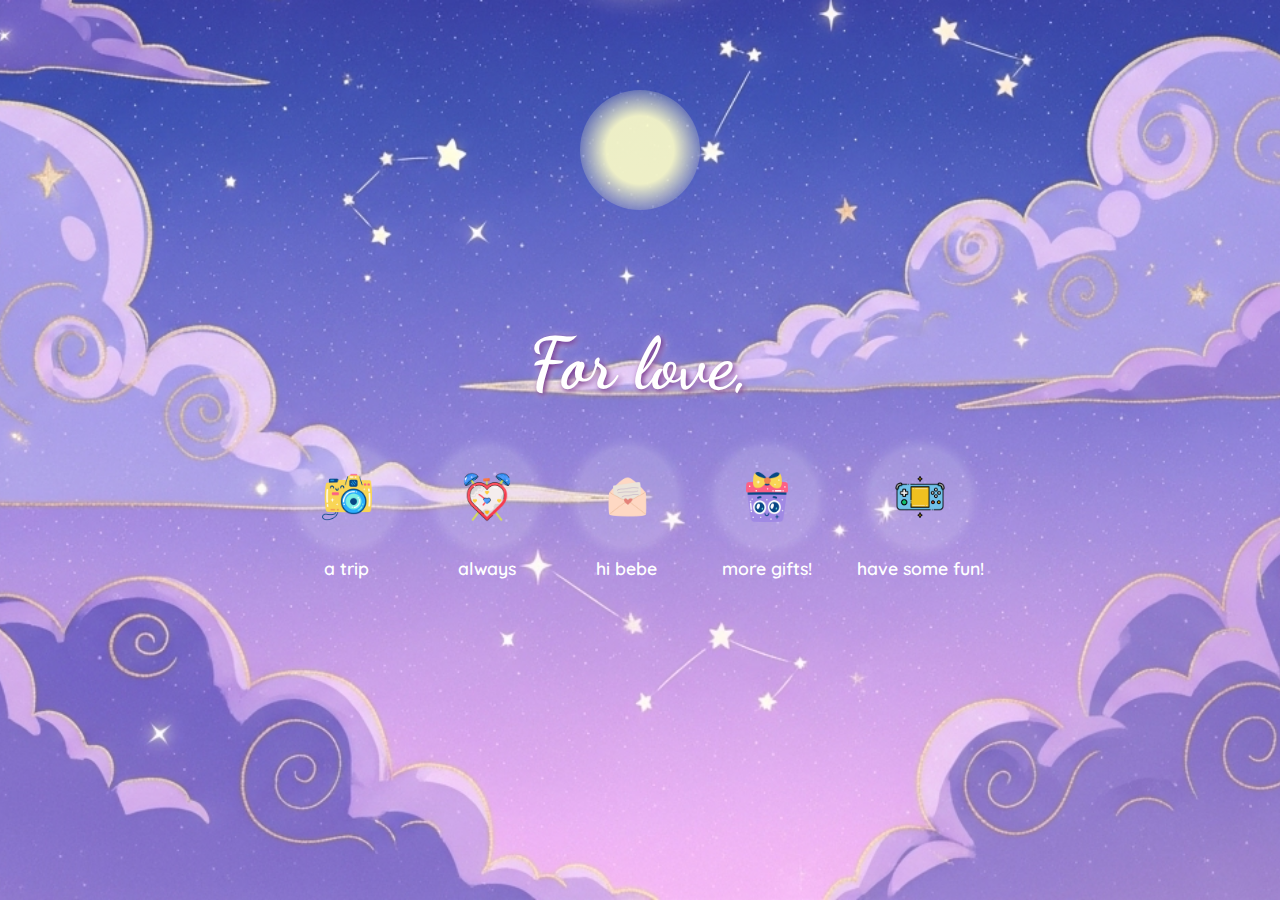
<file: index.html>
<!DOCTYPE html>
<html lang="en">
<head>
  <meta charset="UTF-8">
  <meta name="viewport" content="width=device-width, initial-scale=1.0">
  <title>With love, </title>
  <link rel="icon" href="data:image/svg+xml,<svg xmlns=%22http://www.w3.org/2000/svg%22 viewBox=%220 0 100 100%22><text y=%22.9em%22 font-size=%2290%22>💜</text></svg>">
  <link rel="stylesheet" href="main.css">
  <!-- Cute & Elegant Fonts -->
  <link href="https://fonts.googleapis.com/css2?family=Dancing+Script:wght@400;700&family=Quicksand:wght@300;400;500;600;700&display=swap" rel="stylesheet">
</head>
<body>
  <!-- Background Layers -->
  <div class="background"></div>
  <div class="stars"></div>
  <div class="moon-glow"></div>

  <!-- Dashboard Content -->
    <div class="dashboard">
  <h1 class="greeting">For love,</h1>

  <!-- Journey Page -->
  <div class="menu">
  <a href="journey.html" class="menu-item">
      <div class="bubble">
        <img src="icon-camera.png" alt="Journey">
      </div>
      <p>a trip</p>
    </a>
    <!-- Moment Page -->
    <a href="moment.html" class="menu-item">
      <div class="bubble">
        <img src="icon-clock.png" alt="Moment">
      </div>
      <p>always</p>
    </a>


    <!-- Letters Page -->
    <a href="message.html" class="menu-item">
      <div class="bubble">
        <img src="icon-message.png" alt="Message">
      </div>
      <p>hi bebe</p>
    </a>

        <!-- Gift Page -->
    <a href="gift.html" class="menu-item">
      <div class="bubble">
        <img src="icon-gift.png" alt="Gift">
      </div>
      <p>more gifts!</p>
    </a>

    <!-- Game Page -->
    <a href="game.html" class="menu-item">
      <div class="bubble">
        <img src="icon-game.png" alt="Game">
      </div>
      <p>have some fun!</p>
    </a>
  </div>
</div>
</body>
</html>
</file>
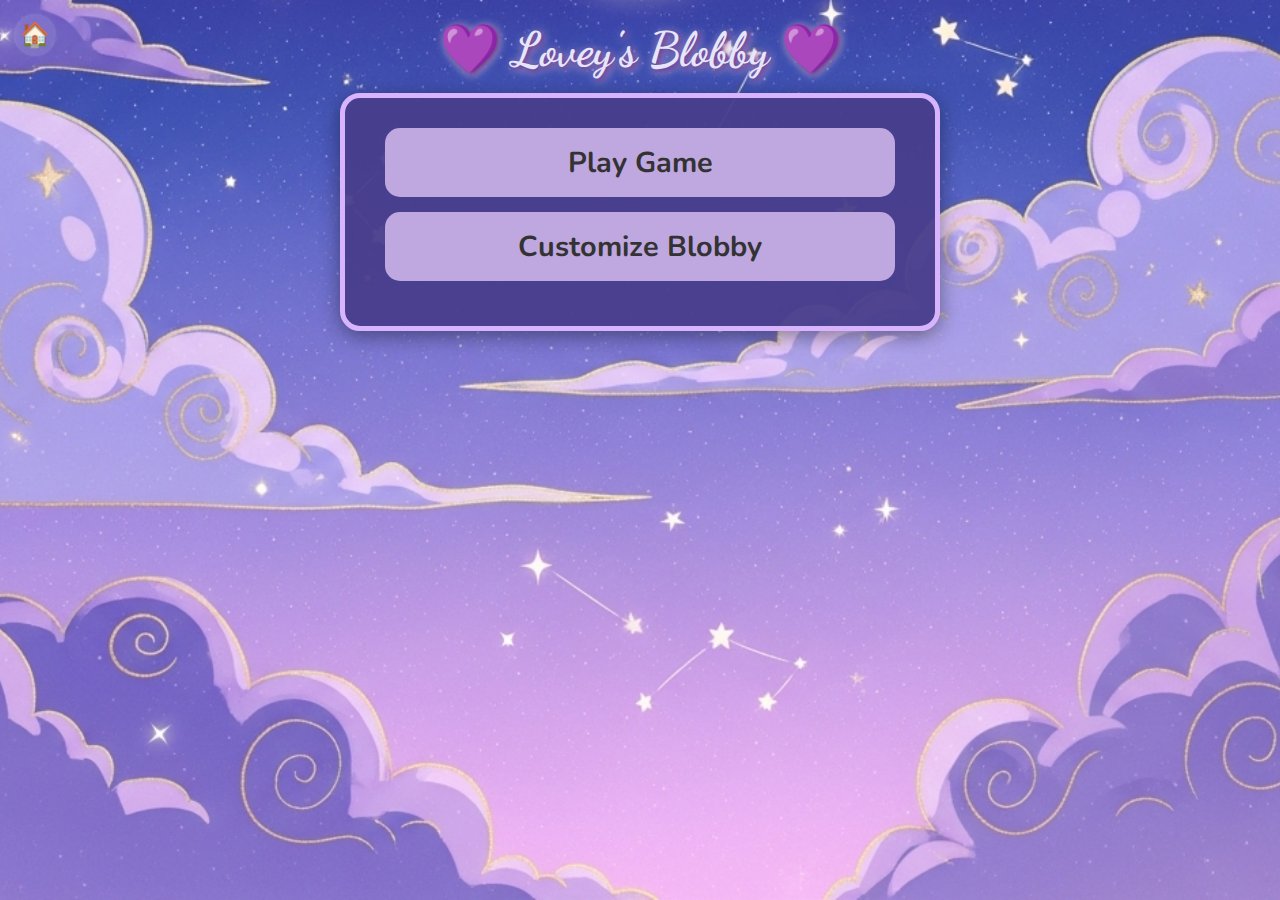
<file: game.html>
<!DOCTYPE html>
<html lang="en">
<head>
    <meta charset="UTF-8">
    <meta name="viewport" content="width=device-width, initial-scale=1.0">
    <title>Game!</title>
    <link rel="icon" href="data:image/svg+xml,<svg xmlns=%22http://www.w3.org/2000/svg%22 viewBox=%220 0 100 100%22><text y=%22.9em%22 font-size=%2290%22>💜</text></svg>">
    <link rel="stylesheet" href="game.css">
    <link rel="preconnect" href="https://fonts.googleapis.com">
    <link rel="preconnect" href="https://fonts.gstatic.com" crossorigin>
    <link href="https://fonts.googleapis.com/css2?family=Nunito:wght@700&display=swap" rel="stylesheet">
    <link href="https://fonts.googleapis.com/css2?family=Dancing+Script:wght@400;700&family=Quicksand:wght@300;400;500;600;700&display=swap" rel="stylesheet">
</head>
<body>
    <div id="game-container">
        <h1>💜 Lovey's Blobby 💜</h1>
        <!-- Main Menu Screen -->
        <div id="main-menu-screen" class="menu-screen">
            <button id="play-button" class="menu-button">Play Game</button>
            <button id="customize-button" class="menu-button">Customize Blobby</button>
        </div>
        <button id="home-button">🏠</button>

        
        <!-- Level Select Screen -->
        <div id="level-select-screen" class="menu-screen hidden">
            <h2>Select a Level</h2>
            <div id="level-grid">
                <!-- Level buttons generated by JS -->
            </div>
            <button id="level-select-back-button" class="back-button">Back</button>
        </div>

        <!-- Customize Screen -->
        <div id="customize-screen" class="menu-screen hidden">
            <h2>Customize Blobby</h2>
            <div class="customize-content">
                <div class="customize-options">
                    <div class="option-category">
                        <h3>Color</h3>
                        <div id="color-options" class="option-grid"></div>
                    </div>
                    <div class="option-category">
                        <h3>Eyes</h3>
                        <div id="eye-options" class="option-grid"></div>
                    </div>
                    <div class="option-category">
                        <h3>Accessory</h3>
                        <div id="accessory-options" class="option-grid"></div>
                    </div>
                </div>
                <div class="preview-container">
                    <canvas id="previewCanvas" width="100" height="100"></canvas>
                </div>
            </div>
            <button id="customize-back-button" class="back-button">Back</button>
        </div>

        <!-- Game Elements (initially hidden) -->
        <div id="game-elements" class="hidden">
            <div id="game-wrapper">
            <canvas id="gameCanvas" width="800" height="600"></canvas>
            <canvas id="confetti-canvas" class="hidden"></canvas>
            <div id="hud">
                <div>
                    <span>Level: <span id="level-display">1</span></span>
                    <span>Falls: <span id="falls-display">0</span></span>
                </div>
                <button id="menu-button">Main Menu</button>
                <button id="sound-toggle">🔊 Sound On</button>
            </div>
            </div>
            <div id="level-complete-message" class="hidden"><span></span></div>
            <div id="win-message" class="hidden"></div>
        </div>
    </div>
    <script src="game.js"></script>
</body>
</html>
</file>
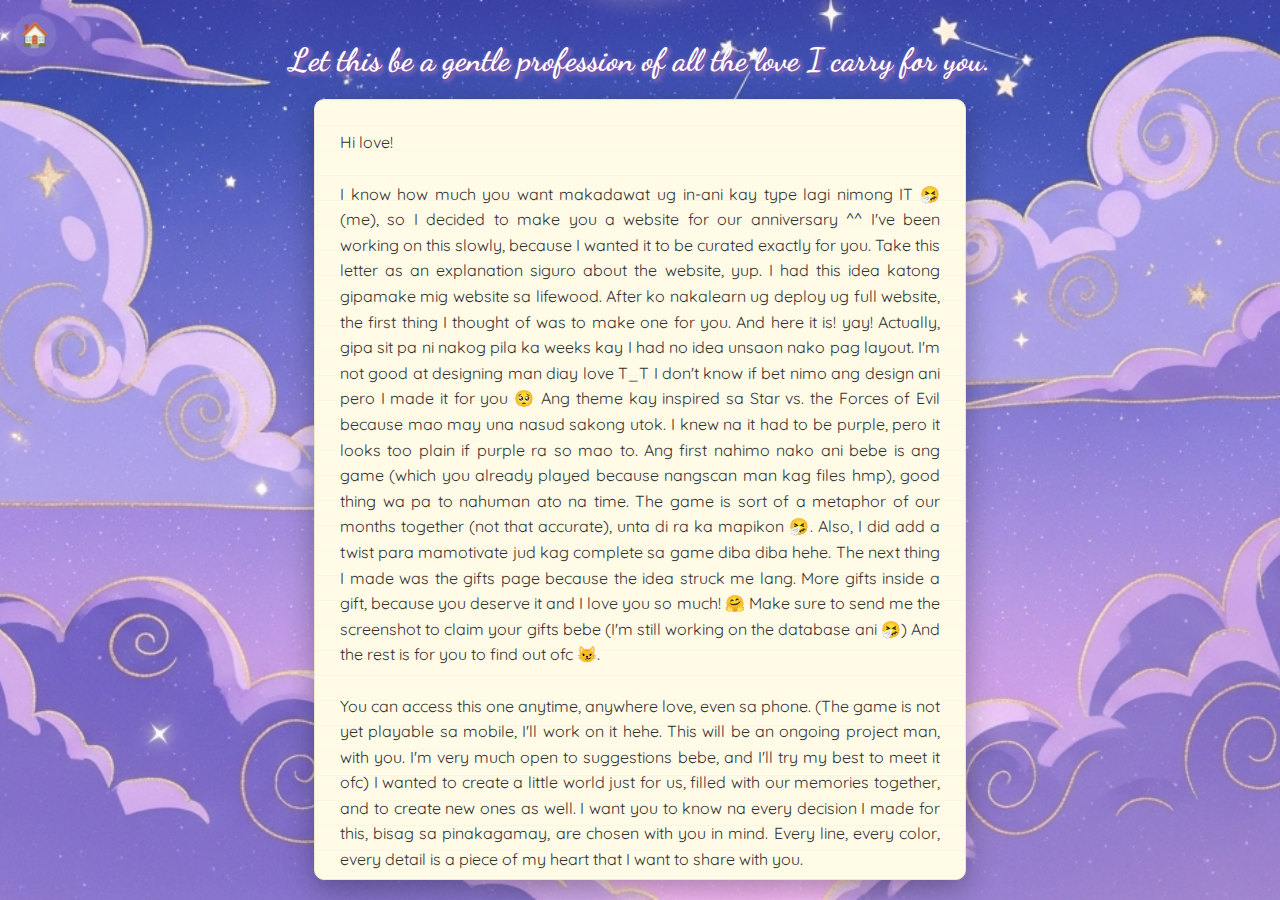
<file: message.html>
<!DOCTYPE html>
<html lang="en">
<head>
  <meta charset="UTF-8">
  <meta name="viewport" content="width=device-width, initial-scale=1.0">
  <title>Hi Love!</title>
  <link rel="icon" href="data:image/svg+xml,<svg xmlns=%22http://www.w3.org/2000/svg%22 viewBox=%220 0 100 100%22><text y=%22.9em%22 font-size=%2290%22>💜</text></svg>">
  <link href="https://fonts.googleapis.com/css2?family=Dancing+Script:wght@700&family=Quicksand:wght@400;600&display=swap" rel="stylesheet">
  <style>
    html, body {
      height: 100%;
      width: 100%;
      margin: 0;
      padding: 0;
    }

    body {
      display: flex;
      flex-direction: column;
      align-items: center;
      justify-content: flex-start;
      background: url('backgroundd.png') center/cover no-repeat;
      font-family: 'Quicksand', sans-serif;
      color: #333;
      padding: 20px;
      box-sizing: border-box;
      overflow: hidden;
    }

    h1 {
      font-family: 'Dancing Script', cursive;
      font-size: 2rem;
      margin-bottom: 20px;
      text-align: center;
      text-shadow: 2px 2px 5px #4b0082, /* dark purple shadow */
       2px 2px 5px hsl(0, 0%, 100%); /* dark purple shadow */
      color: #fff;
    }

    .letter-popup {
      width: 90%;
      max-width: 600px;
      height: calc(100vh - 120px); /* leaves space for header and padding */
      background: #fffbe6; /* paper color */
      color: #333;
      padding: 30px 25px;
      border-radius: 10px;
      box-shadow: 0 10px 30px rgba(0,0,0,0.3);
      line-height: 1.6;
      font-size: 1rem;
      overflow-y: auto;
      text-align: justify;
      border: 1px solid #f0e6d2;
      background-image: repeating-linear-gradient(
        to bottom,
        rgba(0,0,0,0.02),
        rgba(0,0,0,0.02) 1px,
        transparent 1px,
        transparent 25px
      );
    }

    /* Scrollbar for letter */
    .letter-popup::-webkit-scrollbar {
      width: 8px;
    }

    .letter-popup::-webkit-scrollbar-thumb {
      background: rgba(0,0,0,0.2);
      border-radius: 4px;
    }

    @media (max-width: 768px) {
      h1 {
        font-size: 1.6rem;
      }
      .letter-popup {
        width: 95%;
        height: calc(100vh - 100px);
        font-size: 0.95rem;
        padding: 20px;
      }
    }

    #home-button {
      position: fixed;
      top: 15px;
      left: 15px;
      width: 40px;
      height: 40px;
      border-radius: 50%;
      background-color: rgba(255, 255, 255, 0.1);
      color: #fff;
      font-size: 1.5rem;
      text-decoration: none;
      display: flex;
      justify-content: center;
      align-items: center;
      box-shadow: 0 0 3px rgba(255, 255, 255, 0.3);
      transition: all 0.3s ease-in-out;
      z-index: 1000;
      outline: none;
      border: none;
    }

    #home-button:hover {
      box-shadow: 0 0 10px rgba(255, 255, 255, 0.8), 0 0 20px rgba(255,255,255,0.5);
      background-color: rgba(255, 255, 255, 0.2);
    }
  </style>
</head>
<body>
  <button id="home-button">🏠</button>
  <h1>Let this be a gentle profession of all the love I carry for you.</h1>
  <div class="letter-popup">
    Hi love!<br><br> I know how much you want makadawat ug in-ani kay type lagi nimong IT 🤧 (me),
    so I decided to make you a website for our anniversary ^^
    I've been working on this slowly,
    because I wanted it to be curated exactly for you.
    Take this letter as an explanation siguro about the website, yup.
    I had this idea katong gipamake mig website sa lifewood.
    After ko nakalearn ug deploy ug full website, the first thing I thought of was to make one for you.
    And here it is! yay! Actually, gipa sit pa ni nakog pila ka weeks kay I had no idea unsaon nako pag layout.
    I'm not good at designing man diay love T_T I don't know if bet nimo ang design ani pero I made it for you 🥺
    Ang theme kay inspired sa Star vs. the Forces of Evil because mao may una nasud sakong utok. I knew na it had to be purple,
    pero it looks too plain if purple ra so mao to. Ang first nahimo nako ani bebe is ang game (which you already played because nangscan man kag files hmp),
    good thing wa pa to nahuman ato na time. The game is sort of a metaphor of our months together (not that accurate), unta di ra ka mapikon 🤧.
    Also, I did add a twist para mamotivate jud kag complete sa game diba diba hehe.
    The next thing I made was the gifts page because the idea struck me lang.
    More gifts inside a gift, because you deserve it and I love you so much! 🤗
    Make sure to send me the screenshot to claim your gifts bebe (I'm still working on the database ani 🤧)
    And the rest is for you to find out ofc 😼. <br><br>
    You can access this one anytime, anywhere love, even sa phone. (The game is not yet playable sa mobile, I'll work on it hehe.
    This will be an ongoing project man, with you. I'm very much open to suggestions bebe, and I'll try my best to meet it ofc)
    I wanted to create a little world just for us, filled with our memories together, and to create new ones as well.  
    I want you to know na every decision I made for this, bisag sa pinakagamay, are chosen with you in mind.
    Every line, every color, every detail is a piece of my heart that I want to share with you.
    <br><br>
    I am so grateful for your existence lovey! 
    May this little corner bring a gentle smile to your lips, wrap you in warmth, and whisper softly just how endlessly cherished and appreciated you are. 
    Here's to the memories we made and to countless more still waiting for us!!<br><br>
    With love, <br>
    Alliah Jane 💌
    (imo IT :P)
  </div>
  <script>
    document.getElementById('home-button').addEventListener('click', () => {
      window.location.href = 'index.html';
    });
  </script>
</body>
</html>
</file>
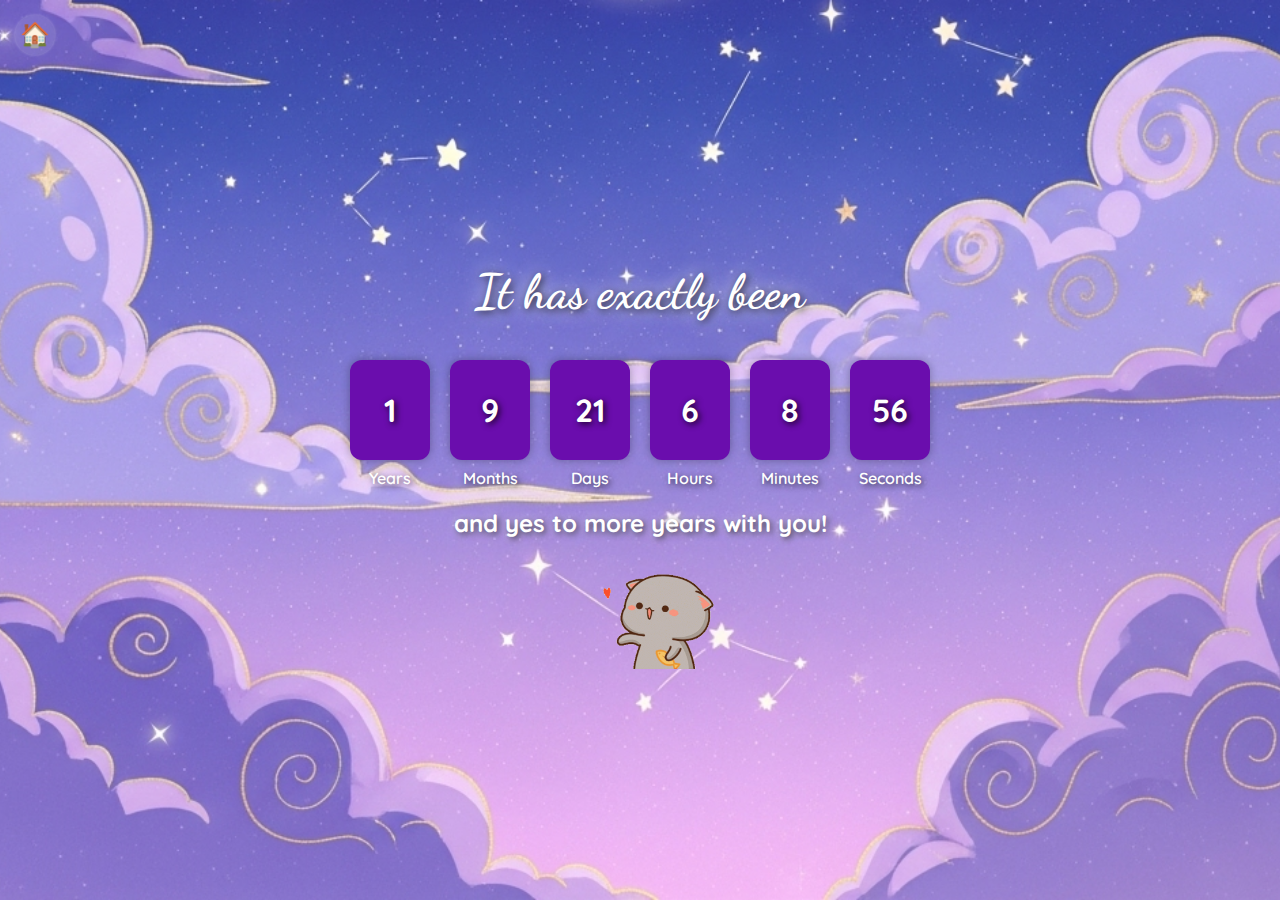
<file: moment.html>
<!DOCTYPE html>
<html lang="en">
<head>
  <meta charset="UTF-8">
  <meta name="viewport" content="width=device-width, initial-scale=1.0">
  <title>Count with me</title>
  <link rel="icon" href="data:image/svg+xml,<svg xmlns=%22http://www.w3.org/2000/svg%22 viewBox=%220 0 100 100%22><text y=%22.9em%22 font-size=%2290%22>💜</text></svg>">
  <link href="https://fonts.googleapis.com/css2?family=Dancing+Script:wght@700&family=Quicksand:wght@400;600&display=swap" rel="stylesheet">
  <style>
    body {
      height: 100vh;
      display: flex;
      justify-content: center;
      align-items: center;
      flex-direction: column;
      background: url('backgroundd.png') center/cover no-repeat;
      color: #fff;
      font-family: 'Quicksand', sans-serif;
      overflow: hidden;
      margin: 0;
    }

    h1 {
      font-family: 'Dancing Script', cursive;
      font-size: 3rem;
      margin-bottom: 40px;
      text-shadow: 2px 2px 8px rgba(0,0,0,0.8), 0 0 20px rgba(255,255,255,0.9);
    }

    h2 {
      margin-top: 20px;
      font-size: 1.5rem;
      text-shadow: 2px 2px 6px rgba(0,0,0,0.7), 0 0 10px rgba(255,255,255,0.6);
    }

    .timer {
      display: flex;
      gap: 20px;
      justify-content: center;
      align-items: center;
      flex-wrap: wrap;
    }

    .time-box {
      text-align: center;
    }

    .label {
      margin-top: 8px;
      font-size: 1rem;
      font-weight: 600;
      text-shadow: 2px 2px 6px rgba(0,0,0,0.7);
    }

    .flip {
      perspective: 500px;
      width: 80px;
      height: 100px;
      margin: 0 auto;
      position: relative;
    }

    .flip-number {
      background: #6a0dad; /* solid purple */
      width: 100%;
      height: 100%;
      color: #fff;
      font-size: 2rem;
      font-weight: bold;
      text-align: center;
      line-height: 100px;
      border-radius: 12px;
      box-shadow: 0 0 10px rgba(0,0,0,0.3);
      transform-origin: top;
      text-shadow: 2px 2px 6px rgba(0,0,0,0.8);
    }

    .flip.animate {
      animation: flipAnim 0.6s ease-in-out forwards;
    }

    @keyframes flipAnim {
      0%   { transform: rotateX(0deg); }
      50%  { transform: rotateX(-90deg); }
      100% { transform: rotateX(0deg); }
    }

    .back-btn {
      margin-top: 50px;
      padding: 12px 25px;
      border: none;
      border-radius: 25px;
      background: #6a0dad;
      color: #fff;
      font-weight: 600;
      font-size: 1rem;
      cursor: pointer;
      text-decoration: none;
      box-shadow: 0 0 15px rgba(0,0,0,0.3);
      transition: all 0.3s ease;
    }

    .back-btn:hover {
      box-shadow: 0 0 25px rgba(255,255,255,0.8),
                  0 0 45px rgba(255,255,255,0.5);
    }

    @media (max-width: 600px) {
      h1 { font-size: 2.2rem; }
      h2 { font-size: 1.2rem; }
      .flip { width: 60px; height: 75px; }
      .flip-number { font-size: 1.5rem; line-height: 75px; }
      .back-btn { margin-top: 30px; width: 80%; text-align: center; }
    }

    .cute-gif {
      margin-top: -20px;
      width: 150px;
      height: auto;
      display: block;
      margin-left: auto;
      margin-right: auto;
    }

    @media (max-width: 600px) {
      .cute-gif { width: 60px; }
    }

    #home-button {
      position: fixed;
      top: 15px;
      left: 15px;
      width: 40px;
      height: 40px;
      border-radius: 50%;
      background-color: rgba(255, 255, 255, 0.1);
      color: #fff;
      font-size: 1.5rem;
      text-decoration: none;
      display: flex;
      justify-content: center;
      align-items: center;
      box-shadow: 0 0 3px rgba(255, 255, 255, 0.3);
      transition: all 0.3s ease-in-out;
      z-index: 1000;
      outline: none;
      border: none;
    }

    #home-button:hover {
      box-shadow: 0 0 10px rgba(255, 255, 255, 0.8), 0 0 20px rgba(255,255,255,0.5);
      background-color: rgba(255, 255, 255, 0.2);
    }
  </style>
</head>
<body>
  <button id="home-button">🏠</button>
  <h1>It has exactly been</h1>
  <div class="timer" id="timer">
    <div class="time-box">
      <div class="flip" id="years-box"><div class="flip-number">0</div></div>
      <div class="label">Years</div>
    </div>
    <div class="time-box">
      <div class="flip" id="months-box"><div class="flip-number">0</div></div>
      <div class="label">Months</div>
    </div>
    <div class="time-box">
      <div class="flip" id="days-box"><div class="flip-number">0</div></div>
      <div class="label">Days</div>
    </div>
    <div class="time-box">
      <div class="flip" id="hours-box"><div class="flip-number">0</div></div>
      <div class="label">Hours</div>
    </div>
    <div class="time-box">
      <div class="flip" id="minutes-box"><div class="flip-number">0</div></div>
      <div class="label">Minutes</div>
    </div>
    <div class="time-box">
      <div class="flip" id="seconds-box"><div class="flip-number">0</div></div>
      <div class="label">Seconds</div>
    </div>
  </div>

  <h2>and yes to more years with you!</h2>
  <img src="mwa.gif" alt="Cute GIF" class="cute-gif">

  <script>
    const startDate = new Date("October 5, 2024 00:00:00");

    function getTimeDiff() {
      const now = new Date();
      let years = now.getFullYear() - startDate.getFullYear();
      let months = now.getMonth() - startDate.getMonth();
      let days = now.getDate() - startDate.getDate();
      let hours = now.getHours() - startDate.getHours();
      let minutes = now.getMinutes() - startDate.getMinutes();
      let seconds = now.getSeconds() - startDate.getSeconds();

      if (seconds < 0) { seconds += 60; minutes--; }
      if (minutes < 0) { minutes += 60; hours--; }
      if (hours < 0) { hours += 24; days--; }
      if (days < 0) {
        const prevMonth = new Date(now.getFullYear(), now.getMonth(), 0).getDate();
        days += prevMonth;
        months--;
      }
      if (months < 0) { months += 12; years--; }

      return { years, months, days, hours, minutes, seconds };
    }

    function updateFlip(boxId, value) {
      const box = document.getElementById(boxId);
      const numberEl = box.querySelector('.flip-number');

      if (parseInt(numberEl.textContent) === value) return;

      numberEl.textContent = value;
      box.classList.add('animate');

      setTimeout(() => {
        box.classList.remove('animate');
      }, 600);
    }

    function updateTimer() {
      const time = getTimeDiff();
      updateFlip('years-box', time.years);
      updateFlip('months-box', time.months);
      updateFlip('days-box', time.days);
      updateFlip('hours-box', time.hours);
      updateFlip('minutes-box', time.minutes);

      // Seconds update directly, no animation
      const secondsEl = document.getElementById('seconds-box').querySelector('.flip-number');
      secondsEl.textContent = time.seconds;
    }

    setInterval(updateTimer, 1000);
    updateTimer();

    document.getElementById('home-button').addEventListener('click', () => {
      window.location.href = 'index.html';
    });
  </script>
</body>
</html>
</file>
<file: game.css>
/* --- CUTE PURPLE THEME STYLING --- */
*{
    margin: 0;
    padding: 0;
    box-sizing: border-box;
}
body {
    display: flex;
    align-items: flex-start;
    justify-content: center;
    padding: 20px;
    height: 100vh;
    margin: 0;
    font-family: 'Nunito', sans-serif;
    color: #fff;
    overflow: hidden;
    transition: background-color 0.5s ease-in-out;

    /* Background image */
    background-image: url('backgroundd.png'); /* Replace with your image path */
    background-size: cover;      /* Make image cover the entire screen */
    background-position: center; /* Center the image */
    background-repeat: no-repeat;
}


#game-container {
    position: relative;
    display: flex;
    flex-direction: column;
    align-items: center;
    width: 100%;
    max-width: 900px;
}

#gameCanvas {
width: 82%;
height: auto;
max-width: 800px;
max-height: 600px;
background: #222;
border-radius: 10px;
display: block;
margin: auto;
}


h1 {
    color: #e6e6fa;
    font-size: 3.0em;
    font-family: 'Dancing Script', cursive;
    margin-bottom: 15px;

    text-shadow:
        2px 2px 6px #5a0b72,  /* original purple shadow */
        2px 2px 10px #fff;     /* white glow around the purple shadow */
}


canvas {
    background-color: #6a5acd;
    border: 10px solid #e6e6fa;
    border-radius: 20px;
    box-shadow: 0 10px 25px rgba(0, 0, 0, 0.3), inset 0 0 15px rgba(0,0,0,0.2);
    transition: background-color 0.5s ease-in-out;
    max-width: 900px;   /* keeps it from being too huge on big screens */
    aspect-ratio: 4/3;  /* maintains original proportions */
    width: 100%;
    height: 100%;
}

.canvas-wrapper {
    width: 95vw;
    max-width: 900px;
}

#game-wrapper {
    position: relative;   /* make HUD position relative to the canvas box */
    display: inline-block;
}

#hud {
    position: absolute;
    top: 20px;
    left: 50%;
    transform: translateX(-50%);
    width: 75%;
    color: #fff;
    font-size: 1.2em;
    text-shadow: 1px 1px 3px #000;
    display: flex;
    justify-content: space-between;
    align-items: center;
    pointer-events: none; /* prevents blocking clicks inside canvas */
}

#hud button {
    pointer-events: auto; /* allow clicks only on button */
}


#hud > div { display: flex; gap: 10px; }
#menu-button, #sound-toggle {
    background-color: #6a5acd;
    color: white;
    border: none;
    border-radius: 10px;
    padding: 8px 16px;
    font-family: 'Nunito', sans-serif;
    font-weight: 700;
    cursor: pointer;
    transition: background-color 0.2s;
    margin-left: 10px; /* spacing between buttons */
}

#menu-button:hover, #sound-toggle:hover {
    background-color: #483d8b;
}

/* --- MENU & MESSAGE STYLES --- */
.menu-screen {
    display: flex;
    flex-direction: column;
    align-items: center;
    width: 600px;
    background-color: rgba(72, 61, 139, 0.95);
    padding: 30px 40px;
    border-radius: 20px;
    border: 5px solid #d8b4fe;
    text-align: center;
    box-shadow: 0 5px 20px rgba(0,0,0,0.4);
    z-index: 10;
}
.menu-screen h2 { margin-top: 0; padding:10px; font-size: 2em; }
.menu-button { font-family: 'Nunito', sans-serif; display: block; width: 100%; font-size: 1.8em; font-weight: 700; padding: 15px; margin-bottom: 15px; border: none; border-radius: 15px; background-color: #bfa7e0; color: #333; cursor: pointer; transition: all 0.2s; }
.menu-button:hover { background-color: #d8b4fe; transform: scale(1.02); }

#level-grid { display: grid; grid-template-columns: repeat(4, 1fr); gap: 15px; margin-bottom: 20px; }
.level-button { font-family: 'Nunito', sans-serif; font-size: 1.5em; font-weight: 700; padding: 20px; border: none; border-radius: 15px; background-color: #bfa7e0; color: #333; cursor: pointer; transition: all 0.2s; }
.level-button:hover { background-color: #d8b4fe; transform: scale(1.05); }

.back-button { margin-left: 230px; font-family: 'Nunito', sans-serif; font-size: 1em; font-weight: 700; padding: 10px 25px; margin-top: 20px; background-color: #ffafcc; border: none; color: #333; border-radius: 12px; cursor: pointer; transition: all 0.2s; }
.back-button:hover { background-color: #ffc8dd; }

#level-select-screen h2 {
 margin-top: -20px;  
 margin-bottom: 10px;
 font-size: 30px;
  text-align: center; 
}

/* Customization Screen */
#customize-screen h2 {
  margin-top: -20px; 
  margin-bottom: 10px;
  text-align: center;
}
.customize-content {height: 300px; display: flex;justify-content: center;align-items: flex-start;gap: 30px;}
.customize-options {flex: 1;display: flex;flex-direction: column;gap: 25px;}
.preview-container {flex: 0 0 200px; display: flex;align-items: center;justify-content: center;background: rgba(0,0,0,0.2);border-radius: 15px;padding: 15px;}
.preview-container canvas {width: 150px;height: 150px;}
.option-category h3 {margin: 0 0 8px;font-size: 1.2em;}
.option-grid {display: flex;flex-wrap: wrap;gap: 12px;}
.color-swatch {width: 40px; height: 40px; border-radius: 8px;border: 3px solid transparent; cursor: pointer; transition: border-color 0.2s;}
.option-button {min-width: 70px;padding: 8px 12px; font-size: 0.9em;border-radius: 8px; background-color: rgba(0,0,0,0.3); color: #fff; border: 2px solid transparent; cursor: pointer; text-align: center;}
.option-button:hover, .color-swatch:hover {border-color: #fff;}
.option-button.selected, .color-swatch.selected { border-color: #FFD700;}


#level-complete-message, #win-message { position: absolute; top: 50%; left: 50%; transform: translate(-50%, -50%); z-index: 10; border-radius: 25px; text-align: center; }
#level-complete-message {
    font-size: 2em;
    font-weight: bold;
    color: white;
    text-shadow: 2px 2px 8px rgba(0,0,0,0.8);
    pointer-events: none; /* prevents blocking clicks */
    text-align: center;
}
#win-message { background-color: rgba(72, 61, 139, 0.95); padding: 40px; border: 5px solid #d8b4fe; box-shadow: 0 5px 20px rgba(0,0,0,0.4); font-size: 2.5em; }
#win-message button { margin-top: 20px; padding: 12px 28px; font-family: 'Nunito', sans-serif; font-size: 0.7em; font-weight: 700; border: none; background-color: #ffafcc; color: #333; border-radius: 15px; cursor: pointer; transition: all 0.2s; }
#win-message button:hover { background-color: #ffc8dd; transform: scale(1.05); }

.hidden { display: none !important; }

#home-button {
    position: fixed;
    top: 15px;        
    left: 15px;       
    width: 40px;
    height: 40px;
    border-radius: 50%;        
    background-color: rgba(255, 255, 255, 0.1); 
    color: #fff;                
    font-size: 1.5rem;
    text-decoration: none;
    display: flex;
    justify-content: center;
    align-items: center;
    box-shadow: 0 0 3px rgba(255, 255, 255, 0.3); 
    transition: all 0.3s ease-in-out;
    z-index: 1000; 
    outline: none;
    border: none;
}

#home-button:hover {
    box-shadow: 0 0 10px rgba(255, 255, 255, 0.8), 0 0 20px rgba(255, 255, 255, 0.5); 
    background-color: rgba(255, 255, 255, 0.2); 
}
</file>
<file: main.css>
/* Reset */
* {
  margin: 0;
  padding: 0;
  box-sizing: border-box;
}

body {
  height: 100vh;
  display: flex;
  justify-content: center;
  align-items: center;
  background: linear-gradient(to top, #bda8cf, #3d0a5e, #6a0572, #b83280);
  color: #fff;
  overflow: hidden;
  font-family: 'Quicksand', sans-serif;
  position: relative;
}

/* Background with blinking effect */
.background {
  position: absolute;
  top: 0; left: 0;
  width: 100%;
  height: 100%;
  background: url('backgroundd.png') center/cover no-repeat;
  animation: backgroundBlink 6s ease-in-out infinite alternate;
  z-index: -3;
}

/* Moon glow */
.moon-glow {
  position: absolute;
  top: 10%;
  left: 50%;
  transform: translateX(-50%);
  width: 120px;
  height: 120px;
  border-radius: 50%;
  background: radial-gradient(circle, rgba(255,255,200,0.9) 40%, transparent 80%);
  animation: glow 3s ease-in-out infinite alternate;
  z-index: -1;
}

/* Animations */
@keyframes backgroundBlink {
  0%   { opacity: 1; }
  50%  { opacity: 0.85; }
  100% { opacity: 1; }
}

@keyframes glow {
  from { opacity: 0.5; transform: translateX(-50%) scale(1); }
  to   { opacity: 1;   transform: translateX(-50%) scale(1.05); }
}

/* Dashboard content centered */
.dashboard {
  display: flex;
  flex-direction: column; /* Greeting on top, menu below */
  justify-content: center;
  align-items: center;
  height: 100vh; /* Fill the screen */
  text-align: center;
  padding: 20px;
  z-index: 10;
}

.greeting {
  font-family: 'Dancing Script', cursive;
  font-size: 4.5rem;
  margin-bottom: 40px;
  font-weight: 700;
  text-shadow:
        2px 2px 6px #5a0b72,  /* original purple shadow */
        2px 2px 10px #fff;     /* white glow around the purple shadow */
  animation: heartbeat 1.5s infinite;
}

@keyframes heartbeat {
  0%, 100% { transform: scale(1); text-shadow: 0px 0px 6px #5a0b72, 0 0 15px rgba(255,255,255,0.9); }
  50% { transform: scale(1.05); text-shadow: 0px 0px 15px #5a0b72, 0 0 25px rgba(255,200,255,1); }
}

/* Menu - single row */
.menu {
  display: flex;
  justify-content: center;
  align-items: flex-start; /* Aligns items nicely */
  gap: 40px;
  flex-wrap: nowrap; /* Keep one line */
  width:100%
}

/* Menu items */
.menu-item {
  display: flex;
  flex-direction: column; /* Icon above, label below */
  justify-content: center;
  align-items: center;
  cursor: pointer;
  transition: transform 0.3s;
  font-family: 'Quicksand', sans-serif;
  animation: float 1s ease-in-out infinite;
  text-decoration: none; /* No underline */
  color: #fff; /* White text */
}

.menu-item:nth-child(1) { animation-delay: 0s; }
.menu-item:nth-child(2) { animation-delay: 0.3s; }
.menu-item:nth-child(3) { animation-delay: 0.6s; }
.menu-item:nth-child(4) { animation-delay: 0.9s; }
.menu-item:nth-child(5) { animation-delay: 1.2s; }

@keyframes float {
  0%, 100% { transform: translateY(0); }
  50% { transform: translateY(-10px); }
}

.menu-item:hover {
  transform: translateY(-5px);
}

.menu-item p {
  font-size: 1.1rem;
  margin-top: 10px;
  font-weight: 600;
  transition: all 0.3s ease;
  text-decoration: none;
  color: #fff;
  text-align: center;
}

.menu-item:hover p {
  text-shadow: 
    0 0 10px rgba(255, 255, 255, 0.9),
    0 0 20px rgba(255, 255, 255, 0.6),
    0 0 30px rgba(255, 255, 255, 0.4);
}

/* Circle bubbles */
.bubble {
  width: 100px;
  height: 100px;
  border-radius: 50%;
  background: rgba(255, 255, 255, 0.15);
  display: flex;
  justify-content: center;
  align-items: center;
  margin: 0 auto;
  box-shadow: 0 0 15px rgba(255, 255, 255, 0.3);
  transition: all 0.3s ease;
}

.bubble:hover {
  animation: pulseGlow 0.5s infinite alternate;
}

@keyframes pulseGlow {
  0% {
    box-shadow: 
      0 0 20px rgba(255, 255, 255, 0.8),
      0 0 40px rgba(255, 255, 255, 0.6),
      0 0 60px rgba(255, 255, 255, 0.4);
  }
  100% {
    box-shadow: 
      0 0 30px rgba(255, 255, 255, 1),
      0 0 60px rgba(255, 255, 255, 0.8),
      0 0 90px rgba(255, 255, 255, 0.6);
  }
}

.bubble img {
  width: 50px;
  height: 50px;
}

/* Responsive adjustments */
@media (max-width: 600px) {
  .greeting { font-size: 2.3rem; margin-bottom: 25px; }
  .bubble { width: 80px; height: 80px; }
  .bubble img { width: 40px; height: 40px; }
  .menu { gap: 20px; flex-wrap: wrap; } /* Wrap for mobile */
}
</file>
